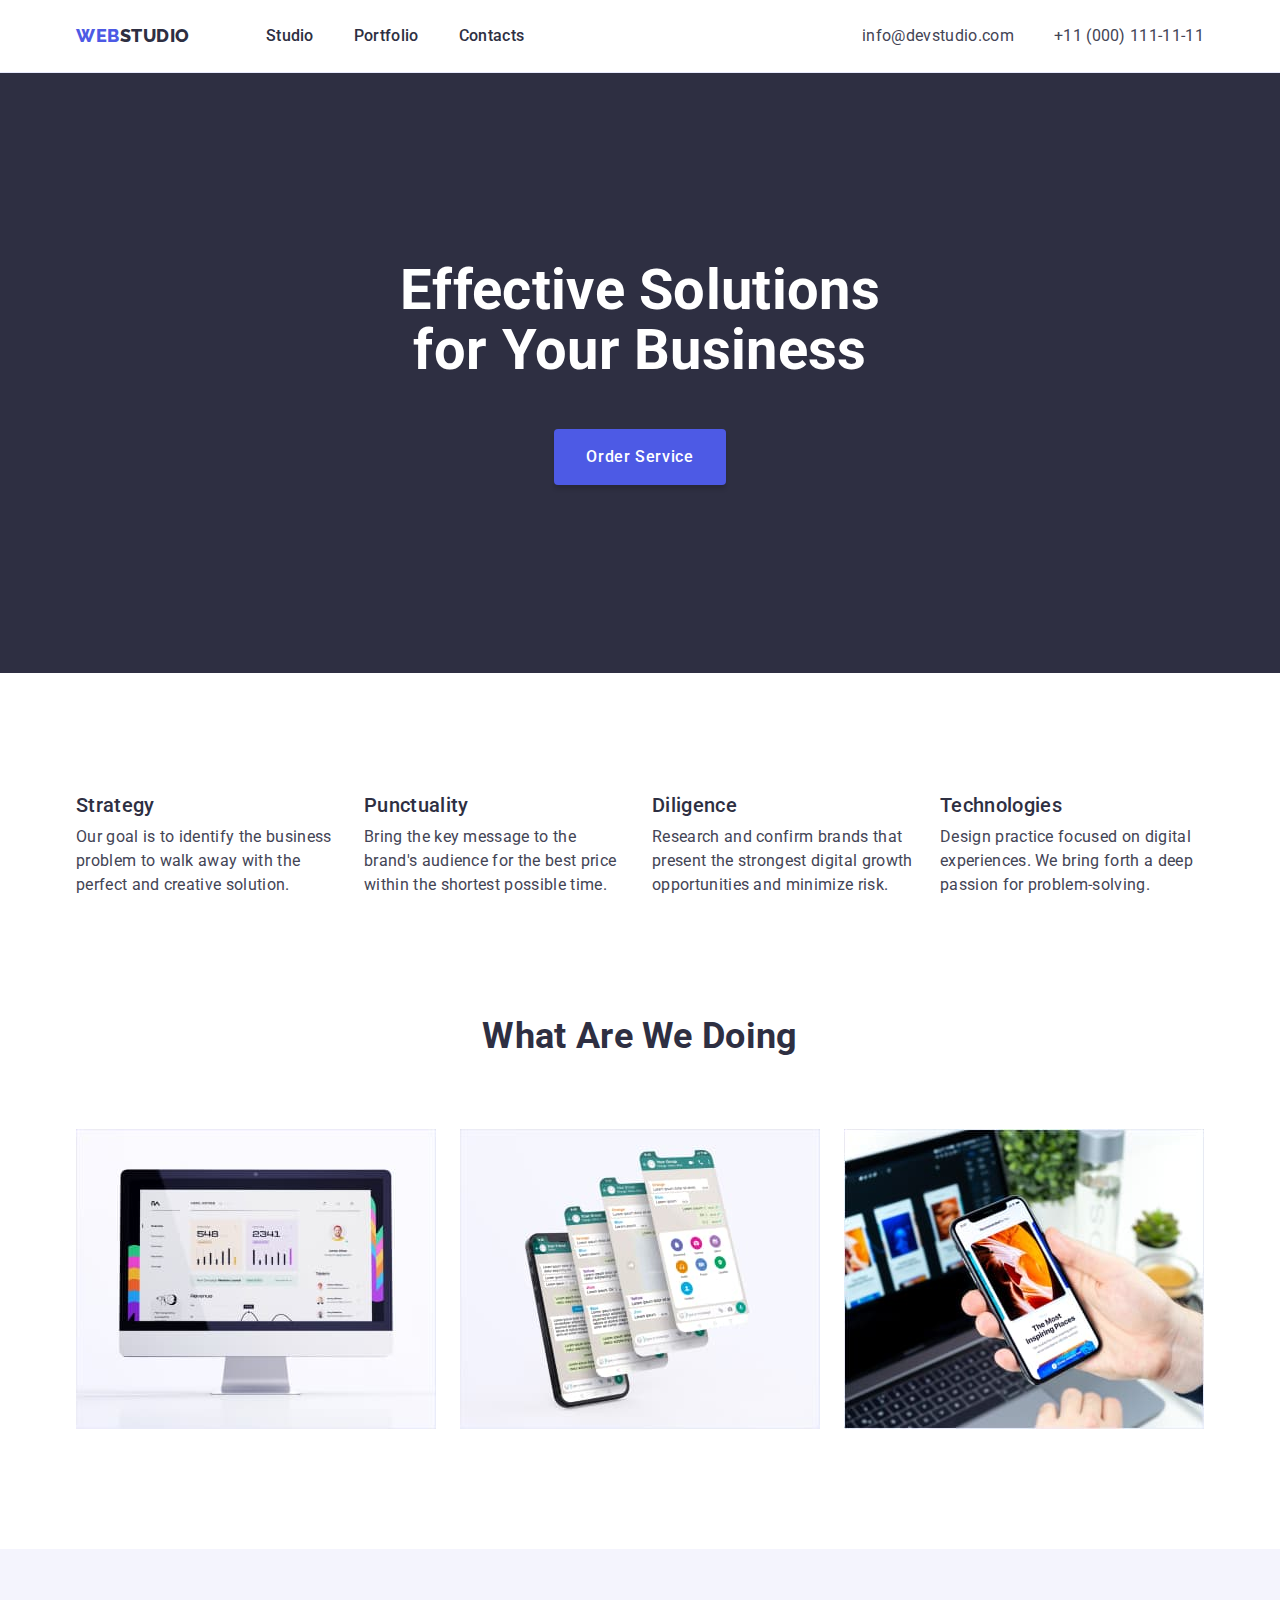
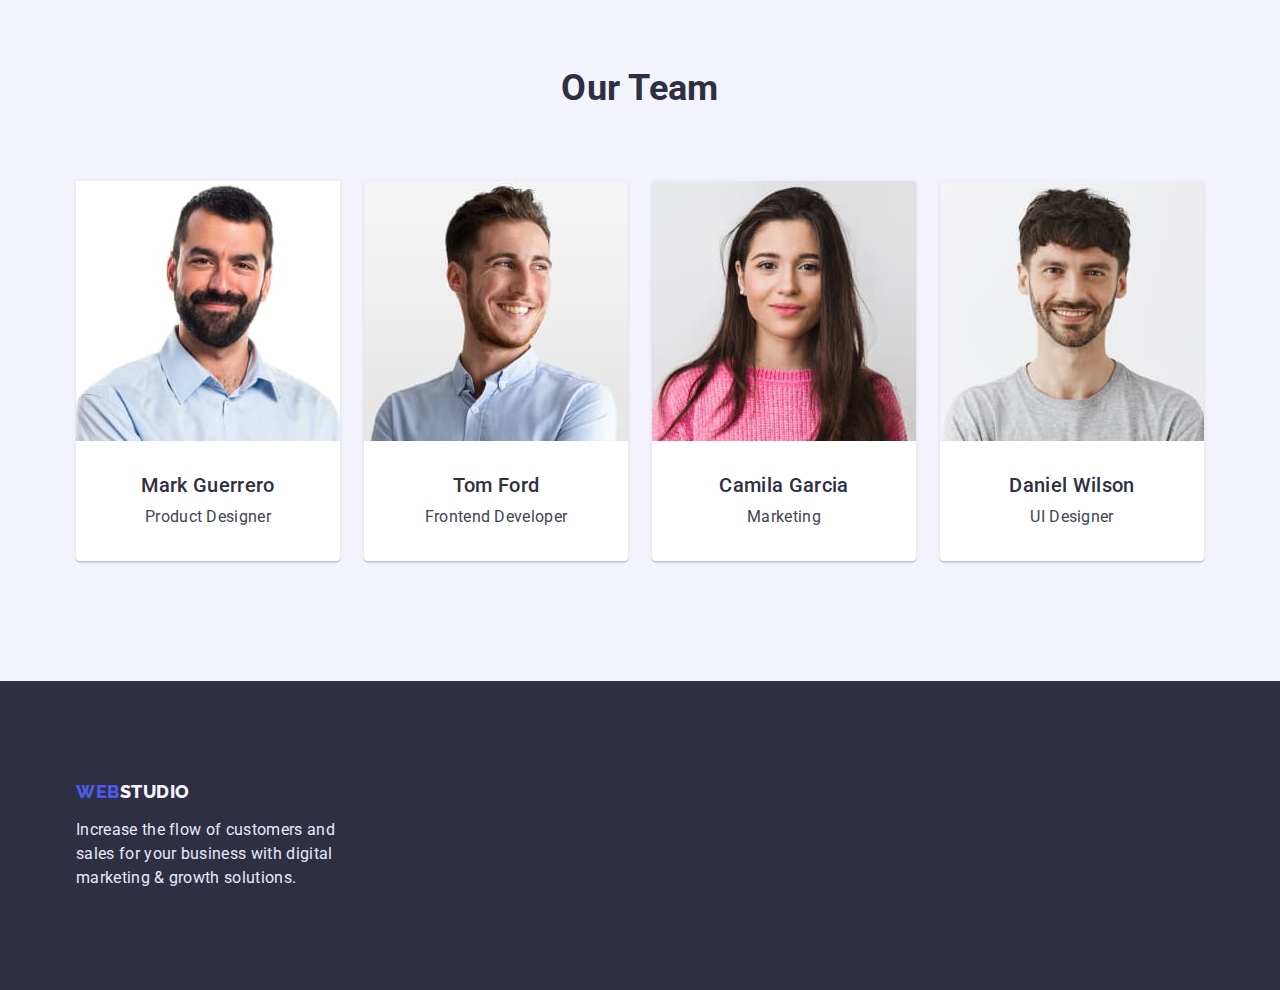
<file: index.html>
<!DOCTYPE html>
<html lang="en">
  <head>
    <meta charset="UTF-8" />
    <meta http-equiv="X-UA-Compatible" content="IE=edge" />
    <meta name="viewport" content="width=device-width, initial-scale=1.0" />
    <!-- Описание для поисковых систем -->
    <meta name="description" content="Effective Solutions for Your Business" />
    <!-- Текст на вкладке браузера -->
    <title>markup-hw-03</title>
    <!-- Семейство шрифтов ссылки -->
    <link rel="preconnect" href="https://fonts.googleapis.com" />
    <link rel="preconnect" href="https://fonts.gstatic.com" crossorigin />
    <link
      href="https://fonts.googleapis.com/css2?family=Raleway:wght@800&family=Roboto:wght@400;500;700&display=swap"
      rel="stylesheet"
    />
    <!-- modern-normalize Normalize browsers' default style -->
    <link
      rel="stylesheet"
      href="https://cdnjs.cloudflare.com/ajax/libs/modern-normalize/1.1.0/modern-normalize.min.css"
    />
    <!-- CSS стили файл -->
    <link rel="stylesheet" href="./css/styles.css" />
  </head>

  <body>
    <!-- Header section -->
    <header class="header section-header">
      <div class="container header-container">
        <nav class="header-nav">
          <a href="./index.html" class="logo-site link"
            >Web<span class="logo-color">Studio</span></a
          >
          <ul class="nav-list list">
            <li class="nav-item item">
              <a href="./index.html" class="nav-link link">Studio</a>
            </li>
            <li class="nav-item">
              <a href="./portfolio.html" class="nav-link link">Portfolio</a>
            </li>
            <li class="nav-item">
              <a href="" class="nav-link link">Contacts</a>
            </li>
          </ul>
          
          <ul class="contact contact-list list">
              <li class="contact-item">
                <a href="mailto:info@devstudio.com" class="contact-link link"
                  >info@devstudio.com</a
                >
              </li>
              <li class="contact-item">
                <a href="tel:+110001111111" class="contact-link link"
                  >+11 (000) 111-11-11</a
                >
              </li>
            </ul>
        </nav>
      </div>
    </header>

    <!-- Main section -->
    <main>
      <!-- Hero section -->
      <section class="hero section-hero">
        <div class="containe container-elements">
          <h1 class="hero-title">Effective Solutions for Your Business</h1>
          <button class="hero-btn btn" type="button">Order Service</button>
        </div>
      </section>

      <!-- Advantage -->
      <section class="advantage section-advantage">
        <div class="container">
          <h2 class="advantage-caption visually-hidden">Bignity</h2>
          <ul class="advantage-list list">
            <li class="advantage-item">
              <h3 class="advantage-title title-third">Strategy</h3>
              <p class="advantage-description">
                Our goal is to identify the business problem to walk away with
                the perfect and creative solution.
              </p>
            </li>
            <li class="advantage-item">
              <h3 class="advantage-title title-third">Punctuality</h3>
              <p class="advantage-description">
                Bring the key message to the brand's audience for the best price
                within the shortest possible time.
              </p>
            </li>
            <li class="advantage-item">
              <h3 class="advantage-title title-third">Diligence</h3>
              <p class="advantage-description">
                Research and confirm brands that present the strongest digital
                growth opportunities and minimize risk.
              </p>
            </li>
            <li class="advantage-item">
              <h3 class="advantage-title title-third">Technologies</h3>
              <p class="advantage-description">
                Design practice focused on digital experiences. We bring forth a
                deep passion for problem-solving.
              </p>
            </li>
          </ul>
        </div>
      </section>

      <!-- Benefits section -->
      <section class="benefits section-benefits">
        <div class="container">
          <h2 class="benefits-title title-two">What are we doing</h2>
          <ul class="benefits-list list card-set">
            <li class="benefits-item item-set">
              <img
                src="./images/benefits/img-1.jpg"
                alt="computer"
                width="360"
                height="300"
              />
            </li>

            <li class="benefits-item item-set">
              <img
                src="./images/benefits/img-2.jpg"
                alt="service"
                width="360"
                height="300"
              />
            </li>

            <li class="benefits-item item-set">
              <img
                src="./images/benefits/img-3.jpg"
                alt="screenshot"
                width="360"
                height="300"
              />
            </li>
          </ul>
        </div>
      </section>

      <!-- Team section -->
      <section class="team section-team">
        <div class="container">
          <h2 class="team-title title-two">Our Team</h2>
          <ul class="team-list list card-set">
            <li class="team-item item-set">
              <img
                src="./images/team/img-1.jpg"
                alt="employee-photo-1"
                width="264"
                height="260"
              />
              <div class="team-item-content">
                <h3 class="team-title title-third text-center team-name">
                  Mark Guerrero
                </h3>
                <p class="text-center">Product Designer</p>
              </div>
            </li>

            <li class="team-item item-set">
              <img
                src="./images/team/img-2.jpg"
                alt="employee-photo-2"
                width="264"
                height="260"
              />
              <div class="team-item-content">
                <h3 class="team-title title-third text-center team-name">
                  Tom Ford
                </h3>
                <p class="text-center">Frontend Developer</p>
              </div>
            </li>

            <li class="team-item item-set">
              <img
                src="./images/team/img-3.jpg"
                alt="employee-photo-3"
                width="264"
                height="260"
              />
              <div class="team-item-content">
                <h3 class="team-title title-third text-center team-name">
                  Camila Garcia
                </h3>
                <p class="text-center">Marketing</p>
              </div>
            </li>

            <li class="team-item item-set">
              <img
                src="./images/team/img-4.jpg"
                alt="employee-photo-4"
                width="264"
                height="260"
              />
              <div class="team-item-content">
                <h3 class="team-title title-third text-center team-name">
                  Daniel Wilson
                </h3>
                <p class="text-center">UI Designer</p>
              </div>
            </li>
          </ul>
        </div>
      </section>
    </main>

    <!-- Footer section -->
    <footer class="footer section-footer">
      <div class="container">
        <a href="./index.html" class="logo-site link logo-footer"
          >Web<span class="logo-color-second">Studio</span></a
        >
        <p class="footer-description">
          Increase the flow of customers and sales for your business with
          digital marketing & growth solutions.
        </p>
      </div>
    </footer>
  </body>
</html>
</file>
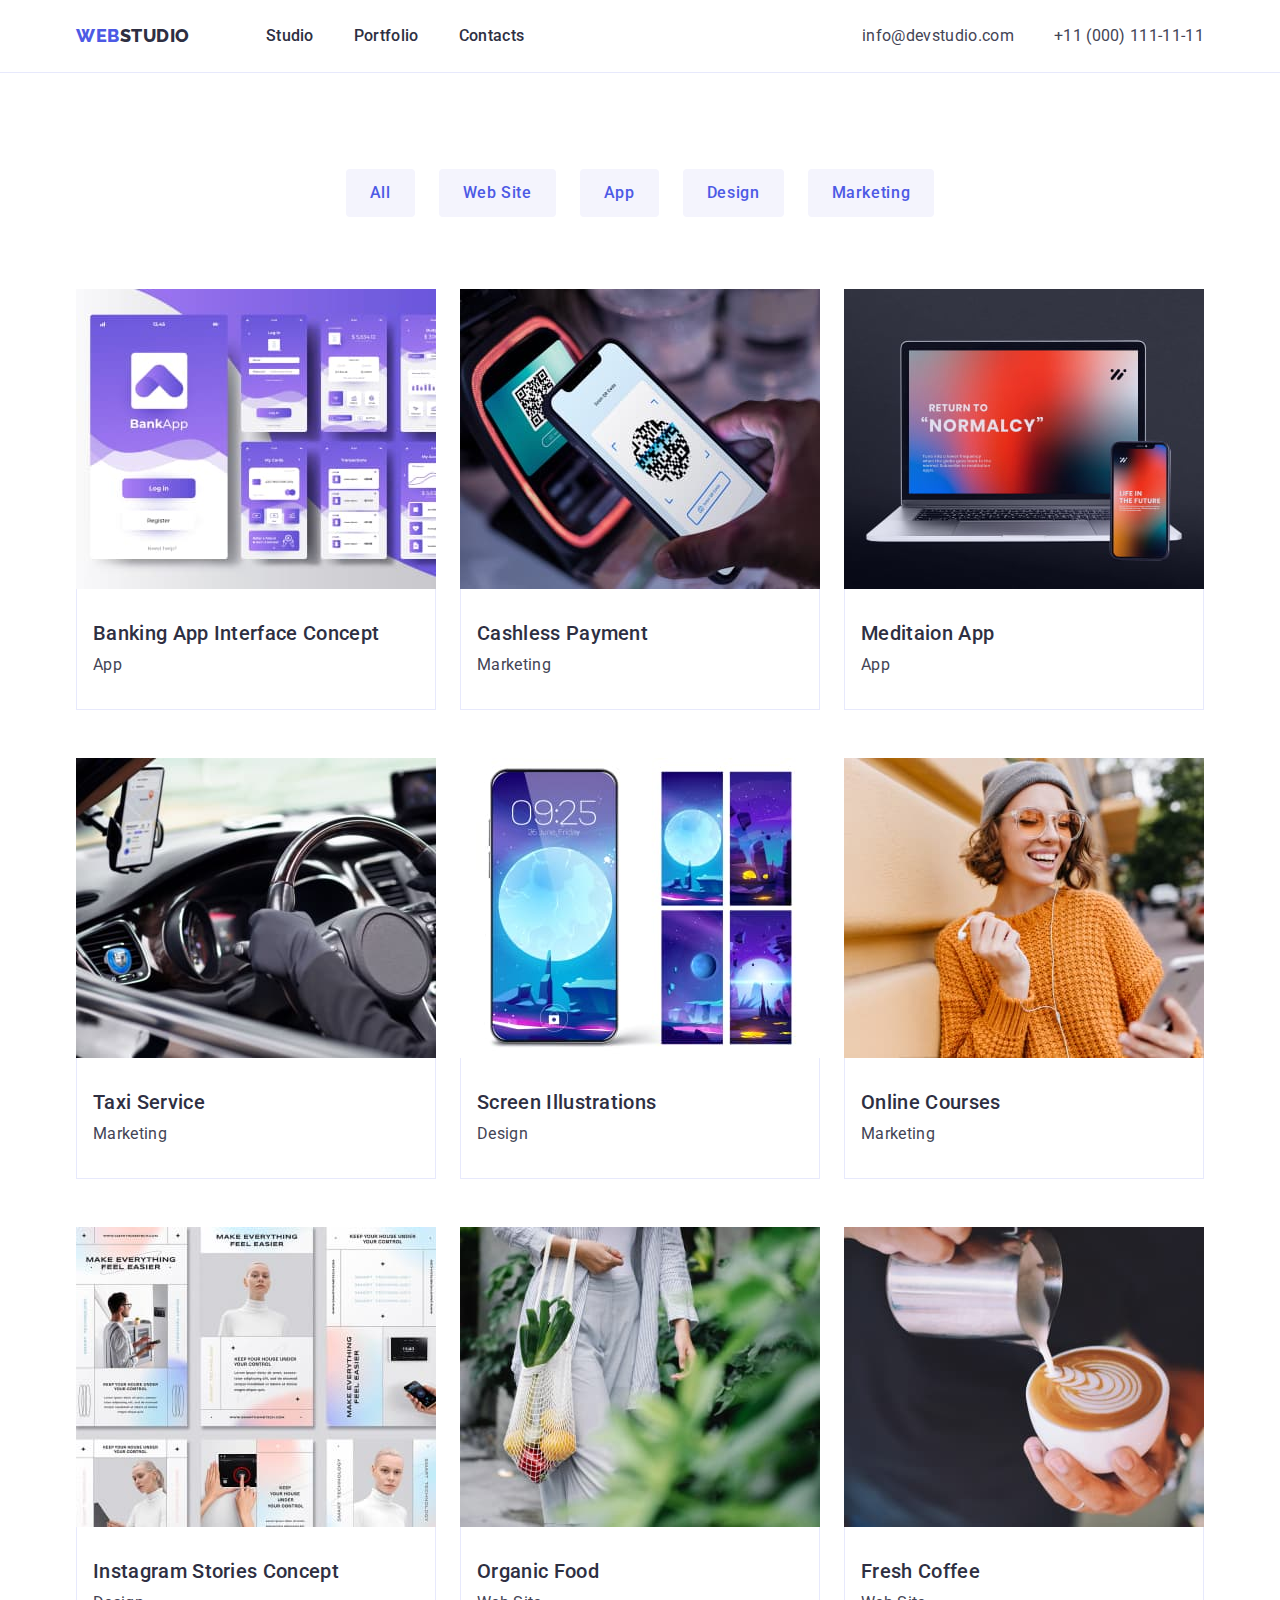
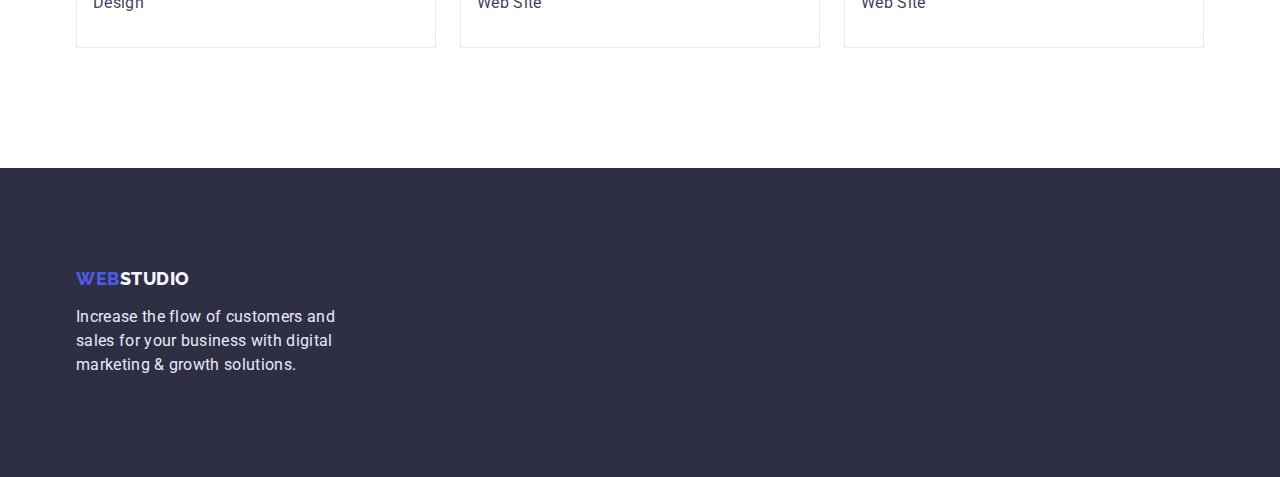
<file: portfolio.html>
<!DOCTYPE html>
<html lang="en">
  <head>
    <meta charset="UTF-8" />
    <meta http-equiv="X-UA-Compatible" content="IE=edge" />
    <meta name="viewport" content="width=device-width, initial-scale=1.0" />
    <!-- Описание для поисковых систем -->
    <meta name="description" content="Effective Solutions for Your Business" />
    <!-- Текст на вкладке браузера -->
    <title>markup-hw-portfolio</title>
    <!-- Семейство шрифтов ссылки -->
    <link rel="preconnect" href="https://fonts.googleapis.com" />
    <link rel="preconnect" href="https://fonts.gstatic.com" crossorigin />
    <link
      href="https://fonts.googleapis.com/css2?family=Raleway:wght@800&family=Roboto:wght@400;500;700&display=swap"
      rel="stylesheet"
    />
    <!-- modern-normalize Normalize browsers' default style -->
    <link
      rel="stylesheet"
      href="https://cdnjs.cloudflare.com/ajax/libs/modern-normalize/1.1.0/modern-normalize.min.css"
    />
    <!-- CSS стили файл -->
    <link rel="stylesheet" href="./css/styles.css" />
  </head>

  <body>
    <!-- Header section -->
    <header class="header section-header">
      <div class="container header-container">
        <nav class="header-nav">
          <a href="./index.html" class="logo-site link"
            >Web<span class="logo-color">Studio</span></a
          >
          <ul class="nav-list list">
            <li class="nav-item item">
              <a href="./index.html" class="nav-link link">Studio</a>
            </li>
            <li class="nav-item">
              <a href="./portfolio.html" class="nav-link link">Portfolio</a>
            </li>
            <li class="nav-item">
              <a href="" class="nav-link link">Contacts</a>
            </li>
          </ul>

          <ul class="contact contact-list list">
            <li class="contact-item">
              <a href="mailto:info@devstudio.com" class="contact-link link"
                >info@devstudio.com</a
              >
            </li>
            <li class="contact-item">
              <a href="tel:+110001111111" class="contact-link link"
                >+11 (000) 111-11-11</a
              >
            </li>
          </ul>
        </nav>
      </div>
    </header>

    <!-- Main section -->
    <main>
      <!-- Portfolio section -->
      <section class="section-portfolio">
        <div class="container">
          <h1 class="visually-hidden">Portfolio</h1>
          <ul class="filter-portfolio list">
            <li class="filter-item">
              <button type="button" class="filter-btn btn">All</button>
            </li>
            <li class="filter-item">
              <button type="button" class="filter-btn btn">Web Site</button>
            </li>
            <li class="filter-item">
              <button type="button" class="filter-btn btn">App</button>
            </li>
            <li class="filter-item">
              <button type="button" class="filter-btn btn">Design</button>
            </li>
            <li class="filter-item">
              <button type="button" class="filter-btn btn">Marketing</button>
            </li>
          </ul>

          <ul class="portfolio-list card-set list">
            <li class="portfolio-item card-item">
              <a href="" class="portfolio-link link">
                <img
                  src="./images/portfolio/img-1.jpg"
                  alt="app features image"
                  width="360"
                  height="300"
                />
                <div class="portfolio-card-descr">
                  <h2 class="title-third">Banking App Interface Concept</h2>
                  <p class="description-txt">App</p>
                </div>
              </a>
            </li>
            <li class="portfolio-item card-item">
              <a href="" class="portfolio-link link">
                <img
                  src="./images/portfolio/img-2.jpg"
                  alt="qr code scanner image"
                  width="360"
                  height="300"
                />
                <div class="portfolio-card-descr">
                  <h2 class="title-third">Cashless Payment</h2>
                  <p class="description-txt">Marketing</p>
                </div>
              </a>
            </li>
            <li class="portfolio-item card-item">
              <a href="" class="portfolio-link link">
                <img
                  src="./images/portfolio/img-3.jpg"
                  alt="synchronization of the computer with the phone image"
                  width="360"
                  height="300"
                />
                <div class="portfolio-card-descr">
                  <h2 class="title-third">Meditaion App</h2>
                  <p class="description-txt">App</p>
                </div>
              </a>
            </li>
            <li class="portfolio-item card-item">
              <a href="" class="portfolio-link link">
                <img
                  src="./images/portfolio/img-4.jpg"
                  alt="man driving image"
                  width="360"
                  height="300"
                />
                <div class="portfolio-card-descr">
                  <h2 class="title-third">Taxi Service</h2>
                  <p class="description-txt">Marketing</p>
                </div>
              </a>
            </li>
            <li class="portfolio-item card-item">
              <a href="" class="portfolio-link link">
                <img
                  src="./images/portfolio/img-5.jpg"
                  alt="Screen Illustrations image"
                  width="360"
                  height="300"
                />
                <div class="portfolio-card-descr">
                  <h2 class="title-third">Screen Illustrations</h2>
                  <p class="description-txt">Design</p>
                </div>
              </a>
            </li>
            <li class="portfolio-item card-item">
              <a href="" class="portfolio-link link">
                <img
                  src="./images/portfolio/img-6.jpg"
                  alt="girl taking a course online image"
                  width="360"
                  height="300"
                />
                <div class="portfolio-card-descr">
                  <h2 class="title-third">Online Courses</h2>
                  <p class="description-txt">Marketing</p>
                </div>
              </a>
            </li>
            <li class="portfolio-item card-item">
              <a href="" class="portfolio-link link">
                <img
                  src="./images/portfolio/img-7.jpg"
                  alt="Instagram Stories Concept image"
                  width="360"
                  height="300"
                />
                <div class="portfolio-card-descr">
                  <h2 class="title-third">Instagram Stories Concept</h2>
                  <p class="description-txt">Design</p>
                </div>
              </a>
            </li>
            <li class="portfolio-item card-item">
              <a href="" class="portfolio-link link">
                <img
                  src="./images/portfolio/img-8.jpg"
                  alt="shopping girl image"
                  width="360"
                  height="300"
                />
                <div class="portfolio-card-descr">
                  <h2 class="title-third">Organic Food</h2>
                  <p class="description-txt">Web Site</p>
                </div>
              </a>
            </li>
            <li class="portfolio-item card-item">
              <a href="" class="portfolio-link link">
                <img
                  src="./images/portfolio/img-9.jpg"
                  alt="coffee in a cup image"
                  width="360"
                  height="300"
                />
                <div class="portfolio-card-descr">
                  <h2 class="title-third">Fresh Coffee</h2>
                  <p class="description-txt">Web Site</p>
                </div>
              </a>
            </li>
          </ul>
        </div>
      </section>
    </main>

    <!-- Footer section -->
    <footer class="footer section-footer">
      <div class="container">
        <a href="./index.html" class="logo-site link logo-footer"
          >Web<span class="logo-color-second">Studio</span></a
        >
        <p class="footer-description">
          Increase the flow of customers and sales for your business with
          digital marketing & growth solutions.
        </p>
      </div>
    </footer>
  </body>
</html>
</file>
<file: css/styles.css>
:root {
  /* txt-color (cl)*/
  --basic-white-txt-cl: #ffffff;
  --navyblue-dark-txt-cl: #2e2f42;
  --slate-txt-cl: #434455;
  --pressed-txt-cl: #404bbf;
  --primary-txt-cl: #4d5ae5;
  --accent-txt-cl: #e7e9fc;

  /* Background-color (bg-cl) */
  --basic-white-bg-cl: #ffffff;
  --navyblue-dark-bg-cl: #2e2f42;
  --cloud-light-bg-cl: #f4f4fd;
  --pressed-bg-cl: #404bbf;
  --primary-bg-cl: #4d5ae5;

  /* logo-color */
  --primary-logo-cl: #4d5ae5;
  --logo-light-color: #f4f4fd;

  /* fonts */
  --basic-font: Roboto, sans-serif;
  --secondary-font: Raleway, sans-serif;

  /* card-set */
  --ident: 24px;
  --items-card: 3;
}

/*======= Reset style =======*/
h1,
h2,
h3,
h4,
h5,
h6,
p,
ul,
li {
  margin: 0;
  padding: 0;
}
img {
  display: block;
  max-width: 100%;
  height: auto;
}
.link {
  text-decoration: none;
}
.list {
  list-style: none;
}
.card-set {
  display: flex;
  flex-wrap: wrap;
  gap: var(--ident);
}
.card-item {
   flex-basis: calc((100%- var(--ident) * (var(--items)-1)) / var(--items));
}

/*########## Basic style ##########*/
body {
  background-color: var(--basic-white-bg-cl);

  font-family: var(--basic-font);
  font-style: normal;
  font-weight: 400;
  font-size: 16px;
  line-height: 1.5;
  letter-spacing: 0.02em;
  color: var(--slate-txt-cl);
}
.container {
  width: 1158px;
  padding-left: 15px;
  padding-right: 15px;
  margin-left: auto;
  margin-right: auto;

  /*для визуального эфекта время работы*/
  /* outline: 1px solid red; */
}

.btn {
  align-items: center;
  letter-spacing: 0.04em;

  font-family: var(--basic-font);
  font-style: normal;
  font-weight: 500;
  font-size: 16px;
  line-height: 1.5;

  cursor: pointer;
  border: none;
}
.text-center {
  text-align: center;
}
.title-two {
  margin: 0 auto 72px;

  font-weight: 700;
  font-size: 36px;
  line-height: 1.11;

  text-align: center;
  text-transform: capitalize;
  color: var(--navyblue-dark-txt-cl);
}
.title-third {
  font-weight: 500;
  font-size: 20px;
  line-height: 1.2;
  color: var(--navyblue-dark-txt-cl);
}
.description-txt {
  color: var(--slate-txt-cl);
}
.visually-hidden {
  position: absolute;
  width: 1px;
  height: 1px;
  margin: -1px;
  border: 0;
  padding: 0;

  white-space: nowrap;
  clip-path: inset(100%);
  clip: rect(0 0 0 0);
  overflow: hidden;
}

/*########## Individual Styles ##########*/

/*======= Header =======*/
.section-header {
  border-bottom: 1px solid var(--accent-txt-cl);
}
.header-nav {
  display: flex;
  align-items: center;
}
/*logo*/
.logo-site {
  margin-right: 76px;

  font-family: var(--secondary-font);
  font-weight: 800;
  font-size: 18px;
  line-height: 1.33;
  letter-spacing: 0.03em;
  text-transform: uppercase;
  color: var(--primary-logo-cl);
}
.logo-color {
  color: var(--navyblue-dark-txt-cl);
}
.logo-color-second {
  color: var(--cloud-light-bg-cl);
}
/*navigation*/
.nav-list {
  display: flex;
  align-items: center;
}
.nav-item:not(:last-child) {
  margin-right: 40px;
}
.nav-link {
  display: block;
  padding-top: 24px;
  padding-bottom: 24px;

  font-style: normal;
  font-weight: 500;
  color: var(--navyblue-dark-txt-cl);

  /* font-size: 16px;
  line-height: 1.5;
  letter-spacing: 0.02em; */
}
.nav-link:hover,
.nav-link:focus {
  color: var(--pressed-txt-cl);
}
/*contact*/
.contact-list {
  display: flex;
  align-items: center;
  margin-left: auto;
}
.contact-item + .contact-item {
  margin-left: 40px;
}
.contact-link {
  display: block;
  padding-top: 24px;
  padding-bottom: 24px;

  font-style: normal;
  line-height: 1.5;
  color: var(--slate-txt-cl);
}
.contact-link:hover,
.contact-link:focus {
  color: var(--pressed-txt-cl);
}

/*======= Hero =======*/
.hero {
  background-color: var(--navyblue-dark-bg-cl);
}
.section-hero {
  padding-top: 188px;
  padding-bottom: 188px;
}
.hero-title {
  width: 494px;
  margin-left: auto;
  margin-right: auto;
  margin-bottom: 48px;

  font-weight: 700;
  font-size: 56px;
  line-height: 1.07;
  text-align: center;
  color: var(--basic-white-txt-cl);
}
.container-elements {
  text-align: center;
}
.hero-btn {
  display: inline-block;
  padding: 16px 32px;
  min-width: 169px;

  border-radius: 4px;
  box-shadow: 0px 4px 4px rgba(0, 0, 0, 0.15);

  color: var(--basic-white-txt-cl);
  background-color: var(--primary-bg-cl);
  /* border: none; */
}
.hero-btn:hover,
.hero-btn:focus {
  background-color: var(--pressed-bg-cl);
}

/*======= Advantage =======*/
.section-advantage {
  padding-top: 120px;
  padding-bottom: 120px;
}
.advantage-list {
  display: flex;
  flex-wrap: wrap;
  margin: -12px;
}
.advantage-item {
  width: 264px;
  margin: 12px;
}
.advantage-title {
  margin-bottom: 8px;
}

/*======= Benefits =======*/
.section-benefits {
  padding-bottom: 120px;
}
.benefits-list {
  display: flex;
  flex-wrap: wrap;
}
.benefits-list+.benefits-list {
  margin-left: 24px;
}

/*======= Team =======*/
.team {
  background-color: var(--cloud-light-bg-cl);
}
.section-team {
  padding-top: 120px;
  padding-bottom: 120px;
}
.team-list {
  display: flex;
  flex-wrap: wrap;
  justify-content: center;
  --items-card: 4;
  gap: var(--ident);
}
.team-item {
  background-color: var(--basic-white-bg-cl);
  box-shadow: 0px 1px 6px rgba(46, 47, 66, 0.08),
    0px 1px 1px rgba(46, 47, 66, 0.16), 0px 2px 1px rgba(46, 47, 66, 0.08);
  border-radius: 0px 0px 4px 4px;
}
.team-item-content {
  padding: 32px 16px;
}
.team-name {
  margin-bottom: 8px;
}

/*======= Footer =======*/
.footer {
  background-color: var(--navyblue-dark-bg-cl);
  padding: 100px 0px;
}
.logo-footer {
  display: inline-block;
  margin-bottom: 16px;
  line-height: calc(21 / 18);
}
.footer-description {
  width: 264px;
  color: var(--accent-txt-cl);
}

/*======= Portfolio =======*/
.section-portfolio {
  padding: 96px 0 120px;
}
/*top-line*/
.filter-portfolio {
  display: flex;
  justify-content: center;
  gap: var(--ident);
  margin-bottom: 72px;
}
.filter-btn {
  padding: 12px 24px;
  border-radius: 4px;

  color: var(--primary-txt-cl);
  background-color: var(--cloud-light-bg-cl);
}
.filter-btn:hover,
.filter-btn:focus {
  color: var(--basic-white-txt-cl);
  background-color: var(--pressed-bg-cl);
}
/*card*/
.portfolio-card-descr {
  padding: 32px 16px;
  border-right: 1px solid var(--accent-txt-cl);
  border-bottom: 1px solid var(--accent-txt-cl);
  border-left: 1px solid var(--accent-txt-cl);
}
.portfolio-card-descr .title-third {
  margin-bottom: 8px;
}
.portfolio-list.card-set {
  row-gap: 48px;
}
</file>
